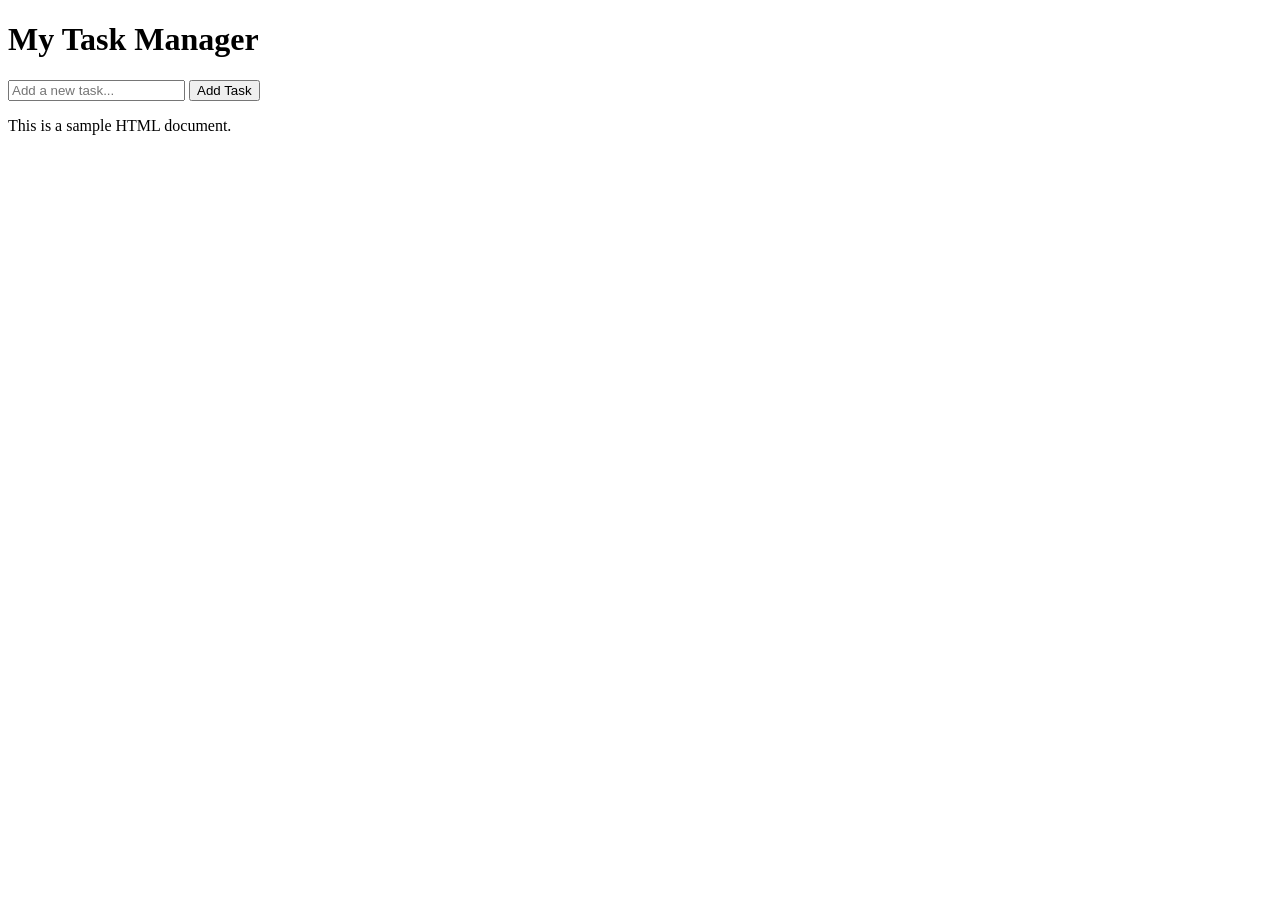
<file: index.html>
<!DOCTYPE html>
<html lang="en">
<head>
    <meta charset="UTF-8">
    <meta name="viewport" content="width=device-width, initial-scale=1.0">
    <title>Document</title>
</head>
<body>
<div class="container">
    <h1>My Task Manager</h1>
    <form>
        <input type="text" placeholder="Add a new task...">
        <button type="submit">Add Task</button>
    </form>
    <p>This is a sample HTML document.</p>
</body>
</html>
</file>
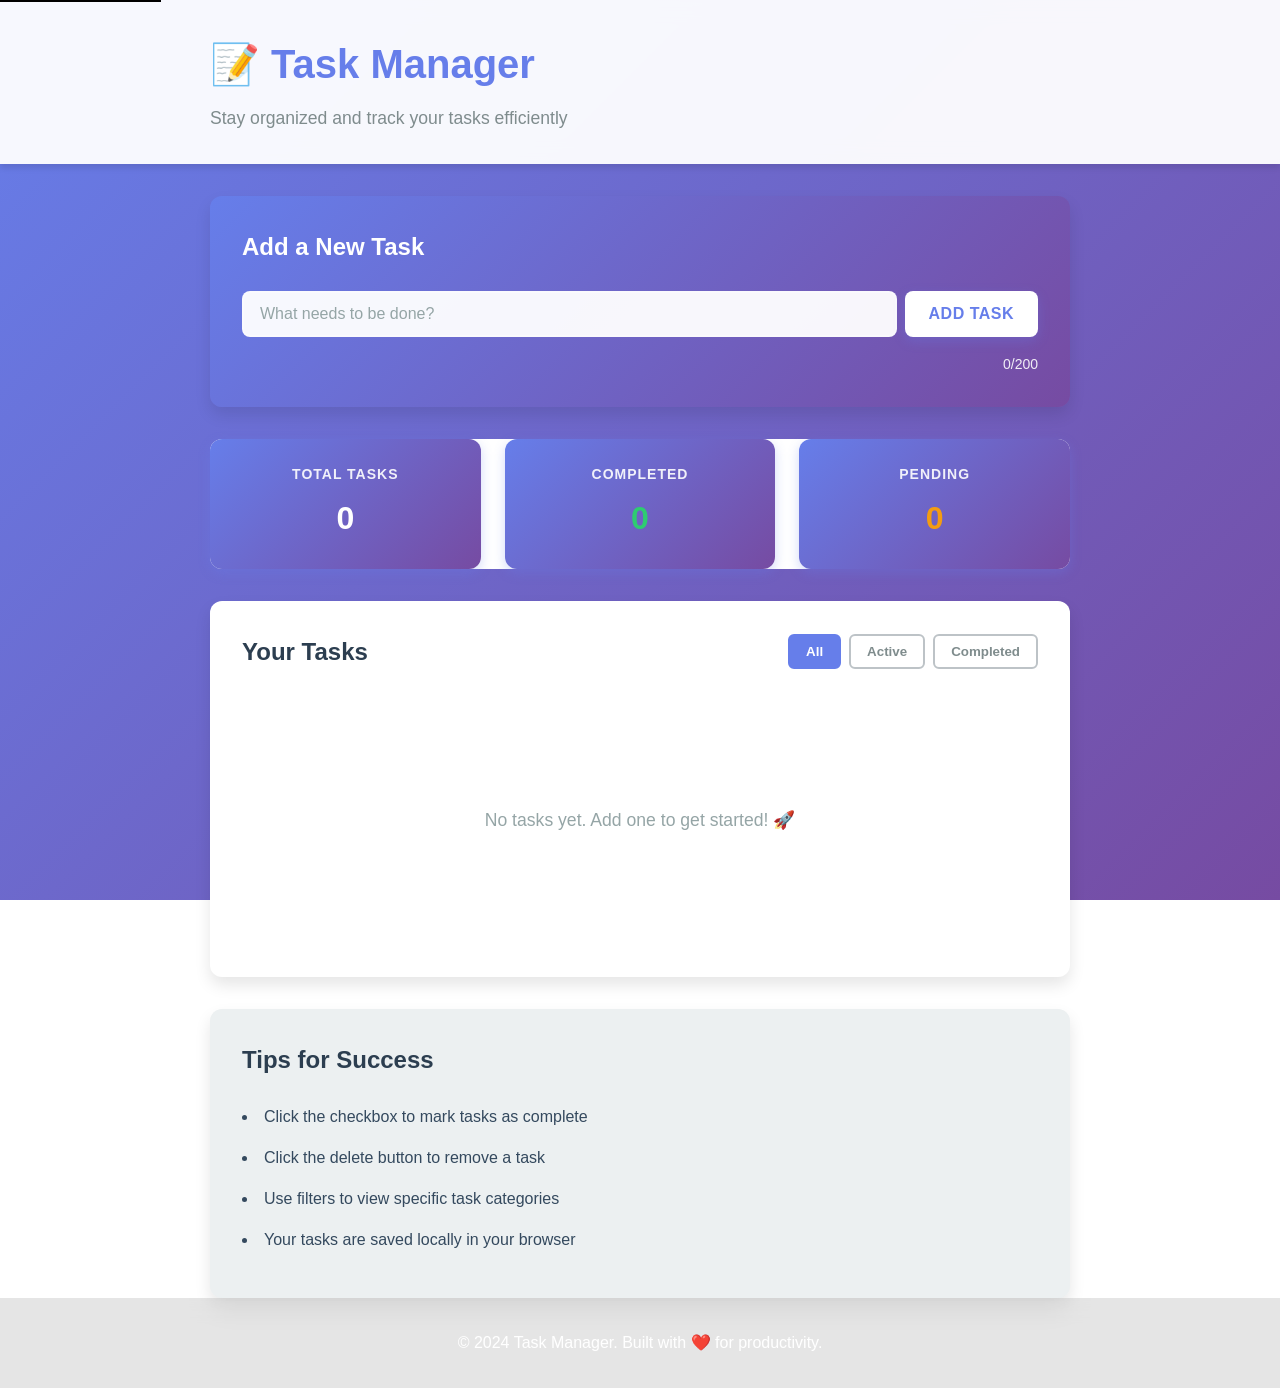
<file: src/static/index.html>
<!DOCTYPE html>
<html lang="en">
  <head>
    <meta charset="UTF-8" />
    <meta name="viewport" content="width=device-width, initial-scale=1.0" />
    <meta name="description" content="A modern task manager application to organize and track your daily tasks." />
    <title>Task Manager - Organize Your Tasks</title>
    <link rel="stylesheet" href="styles.css" />
  </head>
  <body>
    <div class="skip-link">
      <a href="#main-content">Skip to main content</a>
    </div>

    <header role="banner">
      <div class="container">
        <div class="header-content">
          <h1>📝 Task Manager</h1>
          <p class="subtitle">Stay organized and track your tasks efficiently</p>
        </div>
      </div>
    </header>

    <main id="main-content" class="container">
      <section class="task-input-section" aria-labelledby="add-task-heading">
        <h2 id="add-task-heading">Add a New Task</h2>
        <form id="task-form" class="task-form">
          <div class="input-group">
            <input
              type="text"
              id="task-input"
              class="task-input"
              placeholder="What needs to be done?"
              aria-label="Enter a new task"
              maxlength="200"
              required
            />
            <button type="submit" class="btn btn-primary" aria-label="Add task">
              Add Task
            </button>
          </div>
          <div class="char-count" aria-live="polite">
            <span id="char-count">0</span>/200
          </div>
        </form>
      </section>

      <section class="task-stats-section">
        <div class="stats">
          <div class="stat-box">
            <span class="stat-label">Total Tasks</span>
            <span class="stat-value" id="total-count">0</span>
          </div>
          <div class="stat-box">
            <span class="stat-label">Completed</span>
            <span class="stat-value completed" id="completed-count">0</span>
          </div>
          <div class="stat-box">
            <span class="stat-label">Pending</span>
            <span class="stat-value pending" id="pending-count">0</span>
          </div>
        </div>
      </section>

      <section class="task-list-section" aria-labelledby="tasks-heading">
        <div class="section-header">
          <h2 id="tasks-heading">Your Tasks</h2>
          <div class="filter-buttons">
            <button
              class="filter-btn active"
              data-filter="all"
              aria-pressed="true"
              aria-label="Show all tasks"
            >
              All
            </button>
            <button
              class="filter-btn"
              data-filter="active"
              aria-pressed="false"
              aria-label="Show active tasks"
            >
              Active
            </button>
            <button
              class="filter-btn"
              data-filter="completed"
              aria-pressed="false"
              aria-label="Show completed tasks"
            >
              Completed
            </button>
          </div>
        </div>

        <div id="tasks-container" class="tasks-container" role="list">
          <div class="empty-state">
            <p role="status" aria-live="polite">No tasks yet. Add one to get started! 🚀</p>
          </div>
        </div>

        <div class="clear-section" id="clear-section" style="display: none">
          <button id="clear-completed-btn" class="btn btn-secondary">
            Clear Completed Tasks
          </button>
        </div>
      </section>

      <section class="info-section">
        <h2>Tips for Success</h2>
        <ul>
          <li>Click the checkbox to mark tasks as complete</li>
          <li>Click the delete button to remove a task</li>
          <li>Use filters to view specific task categories</li>
          <li>Your tasks are saved locally in your browser</li>
        </ul>
      </section>
    </main>

    <footer role="contentinfo">
      <div class="container">
        <p>&copy; 2024 Task Manager. Built with ❤️ for productivity.</p>
      </div>
    </footer>

    <script src="app.js"></script>
  </body>
</html>
</file>
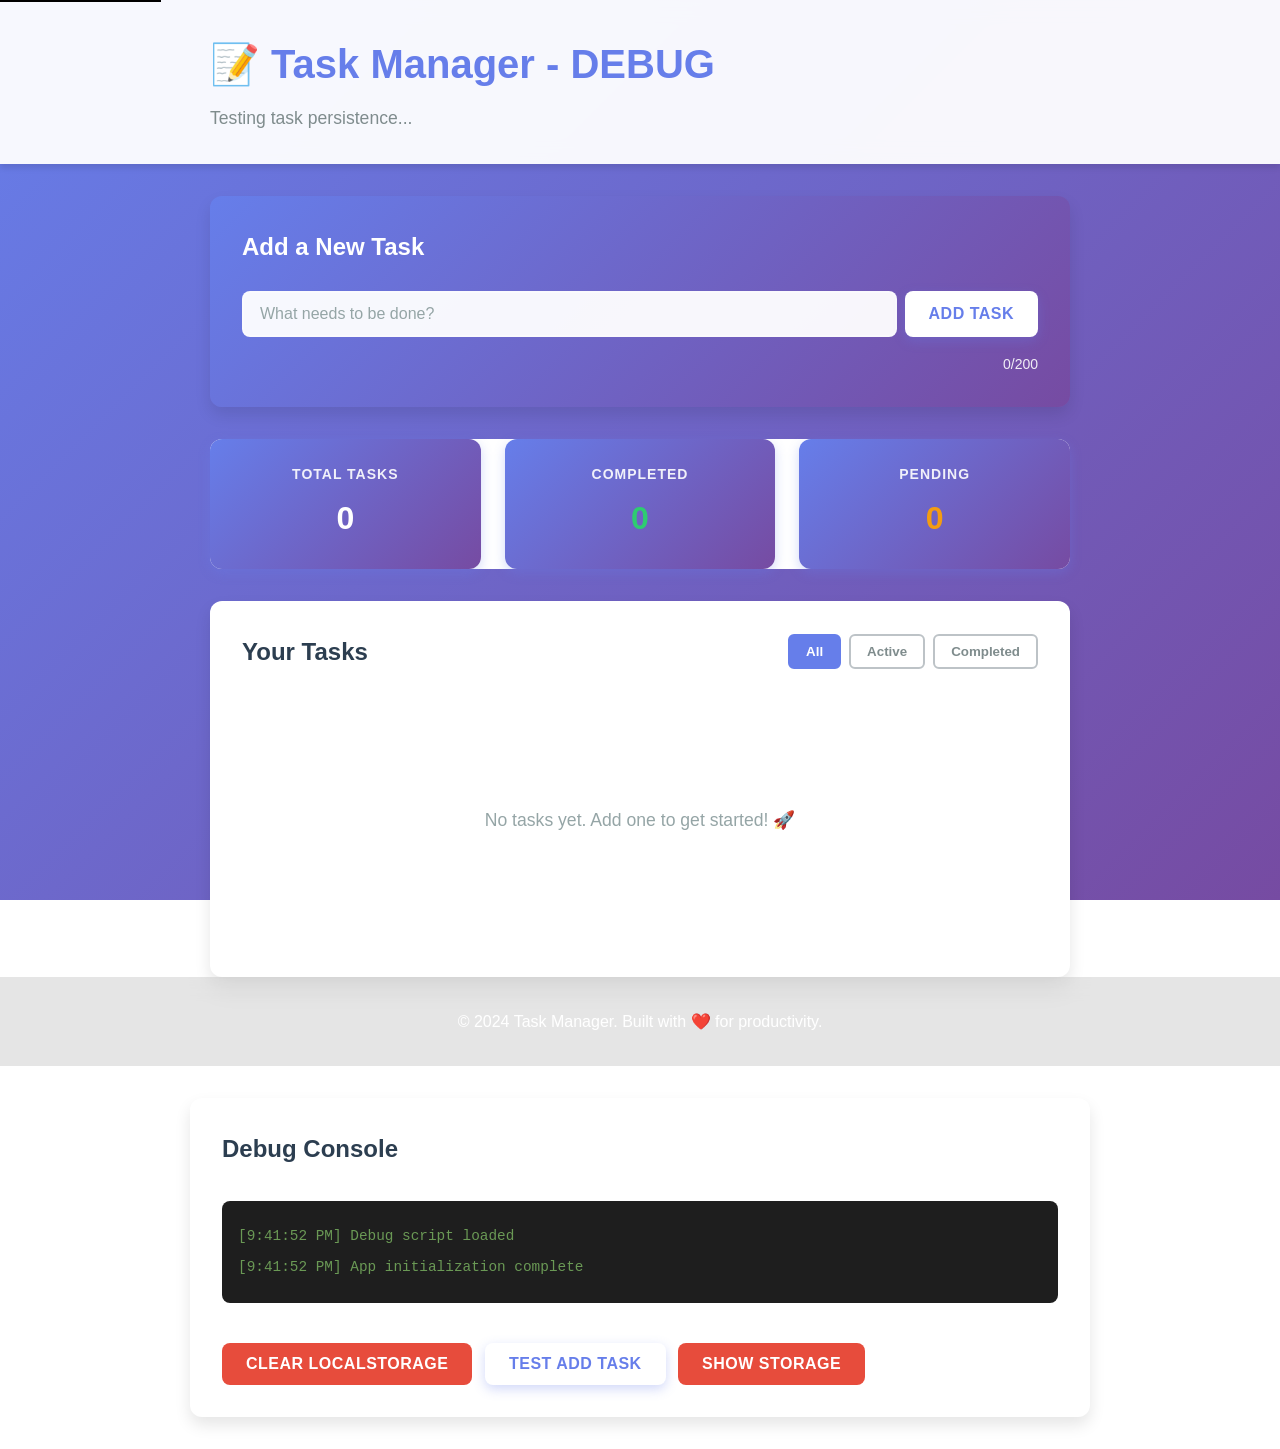
<file: test_app.html>
<!DOCTYPE html>
<html lang="en">
<head>
    <meta charset="UTF-8">
    <meta name="viewport" content="width=device-width, initial-scale=1.0">
    <title>Task Manager - Test</title>
    <link rel="stylesheet" href="src/static/styles.css">
    <style>
        .test-console {
            background: #1e1e1e;
            color: #d4d4d4;
            padding: 1rem;
            margin-top: 2rem;
            border-radius: 8px;
            font-family: 'Courier New', monospace;
            font-size: 0.9rem;
            max-height: 300px;
            overflow-y: auto;
        }
        .test-log {
            margin: 0.5rem 0;
        }
        .test-log.error {
            color: #f48771;
        }
        .test-log.success {
            color: #6a9955;
        }
        .test-log.info {
            color: #569cd6;
        }
    </style>
</head>
<body>
    <div class="skip-link">
        <a href="#main-content">Skip to main content</a>
    </div>

    <header role="banner">
        <div class="container">
            <div class="header-content">
                <h1>📝 Task Manager - DEBUG</h1>
                <p class="subtitle">Testing task persistence...</p>
            </div>
        </div>
    </header>

    <main id="main-content" class="container">
        <section class="task-input-section" aria-labelledby="add-task-heading">
            <h2 id="add-task-heading">Add a New Task</h2>
            <form id="task-form" class="task-form">
                <div class="input-group">
                    <input
                        type="text"
                        id="task-input"
                        class="task-input"
                        placeholder="What needs to be done?"
                        aria-label="Enter a new task"
                        maxlength="200"
                        required
                    />
                    <button type="submit" class="btn btn-primary" aria-label="Add task">
                        Add Task
                    </button>
                </div>
                <div class="char-count" aria-live="polite">
                    <span id="char-count">0</span>/200
                </div>
            </form>
        </section>

        <section class="task-stats-section">
            <div class="stats">
                <div class="stat-box">
                    <span class="stat-label">Total Tasks</span>
                    <span class="stat-value" id="total-count">0</span>
                </div>
                <div class="stat-box">
                    <span class="stat-label">Completed</span>
                    <span class="stat-value completed" id="completed-count">0</span>
                </div>
                <div class="stat-box">
                    <span class="stat-label">Pending</span>
                    <span class="stat-value pending" id="pending-count">0</span>
                </div>
            </div>
        </section>

        <section class="task-list-section" aria-labelledby="tasks-heading">
            <div class="section-header">
                <h2 id="tasks-heading">Your Tasks</h2>
                <div class="filter-buttons">
                    <button
                        class="filter-btn active"
                        data-filter="all"
                        aria-pressed="true"
                        aria-label="Show all tasks"
                    >
                        All
                    </button>
                    <button
                        class="filter-btn"
                        data-filter="active"
                        aria-pressed="false"
                        aria-label="Show active tasks"
                    >
                        Active
                    </button>
                    <button
                        class="filter-btn"
                        data-filter="completed"
                        aria-pressed="false"
                        aria-label="Show completed tasks"
                    >
                        Completed
                    </button>
                </div>
            </div>

            <div id="tasks-container" class="tasks-container" role="list">
                <div class="empty-state">
                    <p role="status" aria-live="polite">No tasks yet. Add one to get started! 🚀</p>
                </div>
            </div>

            <div class="clear-section" id="clear-section" style="display: none">
                <button id="clear-completed-btn" class="btn btn-secondary">
                    Clear Completed Tasks
                </button>
            </div>
        </section>
    </main>

    <footer role="contentinfo">
        <div class="container">
            <p>&copy; 2024 Task Manager. Built with ❤️ for productivity.</p>
        </div>
    </footer>

    <section style="background: white; margin: 2rem auto; max-width: 900px; padding: 2rem; border-radius: 12px;">
        <h2>Debug Console</h2>
        <div id="debug-console" class="test-console"></div>
        <div style="margin-top: 1rem;">
            <button onclick="clearLocalStorage()" class="btn btn-secondary">Clear LocalStorage</button>
            <button onclick="testAddTask()" class="btn btn-primary" style="margin-left: 0.5rem;">Test Add Task</button>
            <button onclick="showStorageData()" class="btn btn-secondary" style="margin-left: 0.5rem;">Show Storage</button>
        </div>
    </section>

    <script>
        // Enhanced logging for debugging
        const debugLog = (message, type = 'info') => {
            const console = document.getElementById('debug-console');
            const log = document.createElement('div');
            log.className = `test-log ${type}`;
            log.textContent = `[${new Date().toLocaleTimeString()}] ${message}`;
            console.appendChild(log);
            console.scrollTop = console.scrollHeight;
            console.log(`[${type.toUpperCase()}] ${message}`);
        };

        // Override window.console.error to capture errors
        const originalError = window.console.error;
        window.console.error = function(...args) {
            debugLog(`ERROR: ${args.join(' ')}`, 'error');
            originalError.apply(console, args);
        };

        // Test functions
        function clearLocalStorage() {
            localStorage.clear();
            debugLog('LocalStorage cleared!', 'success');
        }

        function showStorageData() {
            const stored = localStorage.getItem('tasks');
            if (stored) {
                debugLog(`Storage contains: ${stored}`, 'info');
                try {
                    const parsed = JSON.parse(stored);
                    debugLog(`Parsed as: ${JSON.stringify(parsed, null, 2)}`, 'success');
                } catch (e) {
                    debugLog(`Failed to parse: ${e.message}`, 'error');
                }
            } else {
                debugLog('No tasks in localStorage', 'info');
            }
        }

        function testAddTask() {
            const taskInput = document.getElementById('task-input');
            taskInput.value = 'Test Task ' + new Date().toLocaleTimeString();
            taskInput.dispatchEvent(new Event('input'));
            const form = document.getElementById('task-form');
            form.dispatchEvent(new Event('submit'));
            debugLog('Test task added', 'success');
        }

        debugLog('Debug script loaded', 'success');
    </script>

    <script src="src/static/app.js"></script>

    <script>
        // Check for errors after app.js loads
        setTimeout(() => {
            debugLog('App initialization complete', 'success');
            showStorageData();
        }, 500);
    </script>
</body>
</html>
</file>
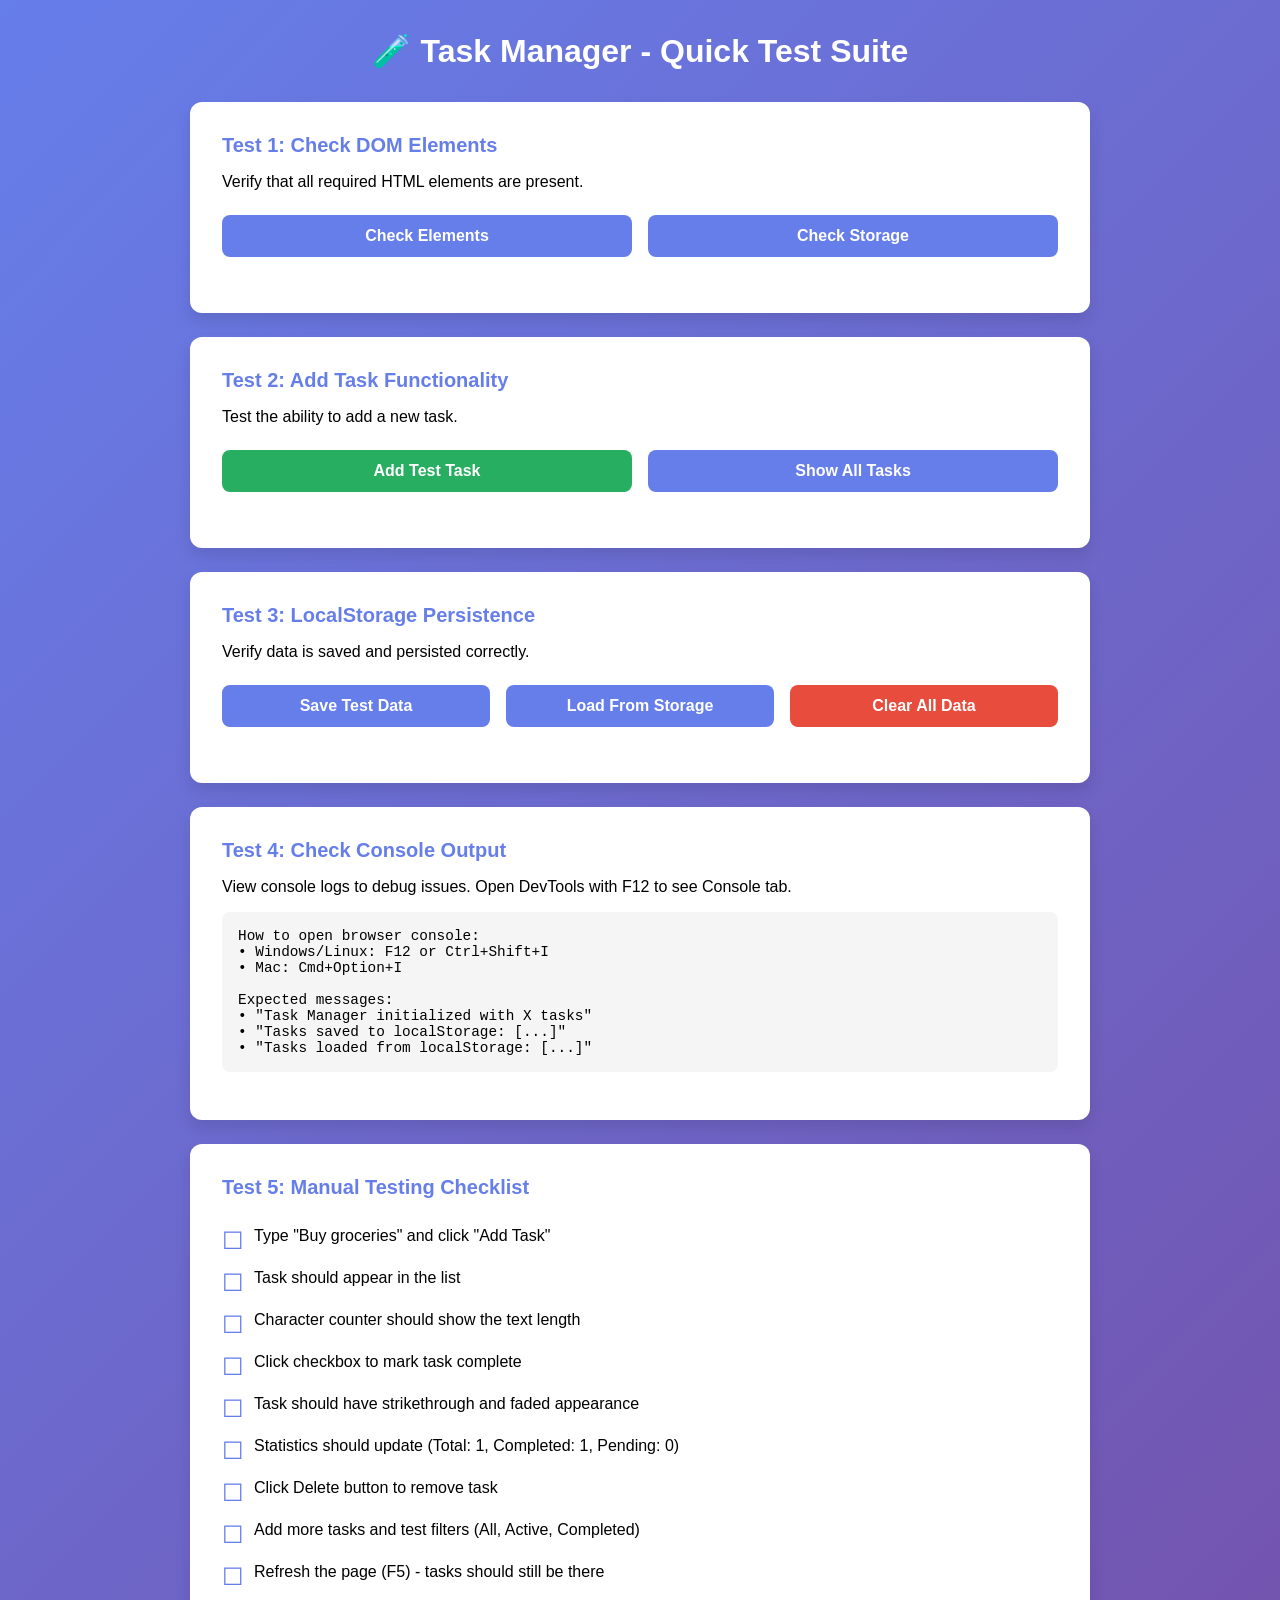
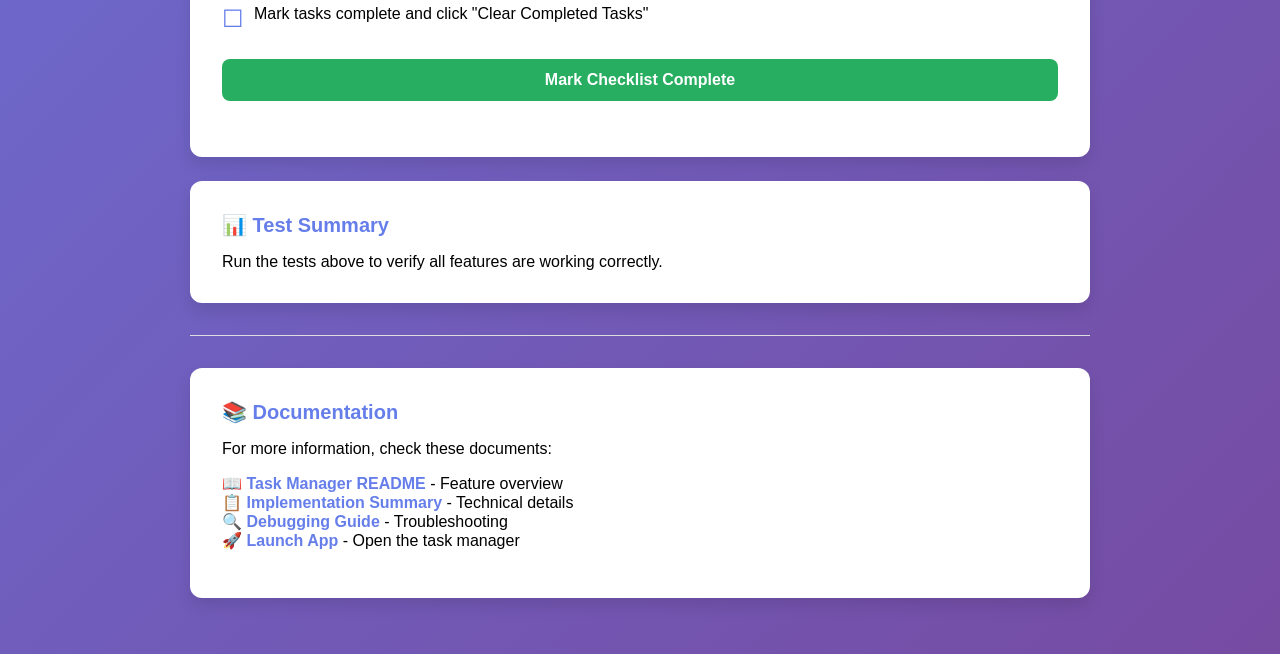
<file: test_suite.html>
<!DOCTYPE html>
<html lang="en">
<head>
    <meta charset="UTF-8">
    <meta name="viewport" content="width=device-width, initial-scale=1.0">
    <title>Task Manager - Quick Test</title>
    <style>
        * {
            margin: 0;
            padding: 0;
            box-sizing: border-box;
        }

        body {
            font-family: -apple-system, BlinkMacSystemFont, 'Segoe UI', Roboto, sans-serif;
            background: linear-gradient(135deg, #667eea 0%, #764ba2 100%);
            min-height: 100vh;
            padding: 2rem;
        }

        .container {
            max-width: 900px;
            margin: 0 auto;
        }

        h1 {
            color: white;
            text-align: center;
            margin-bottom: 2rem;
            font-size: 2rem;
        }

        .test-card {
            background: white;
            padding: 2rem;
            border-radius: 12px;
            margin-bottom: 1.5rem;
            box-shadow: 0 8px 16px rgba(0, 0, 0, 0.1);
        }

        .test-card h2 {
            color: #667eea;
            margin-bottom: 1rem;
            font-size: 1.25rem;
        }

        .test-buttons {
            display: grid;
            grid-template-columns: repeat(auto-fit, minmax(150px, 1fr));
            gap: 1rem;
            margin: 1.5rem 0;
        }

        button {
            padding: 12px 20px;
            border: none;
            border-radius: 8px;
            font-size: 1rem;
            font-weight: 600;
            cursor: pointer;
            transition: all 0.3s;
        }

        .btn-primary {
            background: #667eea;
            color: white;
        }

        .btn-primary:hover {
            background: #764ba2;
            transform: translateY(-2px);
        }

        .btn-danger {
            background: #e74c3c;
            color: white;
        }

        .btn-danger:hover {
            background: #c0392b;
            transform: translateY(-2px);
        }

        .btn-success {
            background: #27ae60;
            color: white;
        }

        .btn-success:hover {
            background: #229954;
            transform: translateY(-2px);
        }

        .test-result {
            margin-top: 1rem;
            padding: 1rem;
            border-radius: 8px;
            font-weight: 600;
        }

        .test-result.success {
            background: #e8f5e9;
            color: #2e7d32;
            border: 1px solid #a5d6a7;
        }

        .test-result.error {
            background: #ffebee;
            color: #c62828;
            border: 1px solid #ef9a9a;
        }

        .test-result.info {
            background: #e3f2fd;
            color: #1565c0;
            border: 1px solid #90caf9;
        }

        .code-block {
            background: #f5f5f5;
            padding: 1rem;
            border-radius: 8px;
            font-family: 'Courier New', monospace;
            font-size: 0.9rem;
            overflow-x: auto;
            margin: 1rem 0;
        }

        .checklist {
            list-style: none;
            margin: 1rem 0;
        }

        .checklist li {
            padding: 0.75rem 0;
            padding-left: 2rem;
            position: relative;
        }

        .checklist li:before {
            content: '☐';
            position: absolute;
            left: 0;
            font-size: 1.5rem;
            color: #667eea;
        }

        .checklist li.completed:before {
            content: '✓';
            color: #27ae60;
        }

        .section-divider {
            height: 1px;
            background: #ddd;
            margin: 2rem 0;
        }

        .status-indicator {
            display: inline-block;
            width: 12px;
            height: 12px;
            border-radius: 50%;
            margin-right: 0.5rem;
        }

        .status-indicator.ok {
            background: #27ae60;
        }

        .status-indicator.error {
            background: #e74c3c;
        }

        .status-indicator.warning {
            background: #f39c12;
        }
    </style>
</head>
<body>
    <div class="container">
        <h1>🧪 Task Manager - Quick Test Suite</h1>

        <!-- Test 1: DOM Elements -->
        <div class="test-card">
            <h2>Test 1: Check DOM Elements</h2>
            <p>Verify that all required HTML elements are present.</p>
            <div class="test-buttons">
                <button class="btn-primary" onclick="testDOMElements()">Check Elements</button>
                <button class="btn-primary" onclick="testLocalStorage()">Check Storage</button>
            </div>
            <div id="dom-result"></div>
        </div>

        <!-- Test 2: Add Task -->
        <div class="test-card">
            <h2>Test 2: Add Task Functionality</h2>
            <p>Test the ability to add a new task.</p>
            <div class="test-buttons">
                <button class="btn-success" onclick="testAddTask()">Add Test Task</button>
                <button class="btn-primary" onclick="showTasks()">Show All Tasks</button>
            </div>
            <div id="add-result"></div>
        </div>

        <!-- Test 3: LocalStorage -->
        <div class="test-card">
            <h2>Test 3: LocalStorage Persistence</h2>
            <p>Verify data is saved and persisted correctly.</p>
            <div class="test-buttons">
                <button class="btn-primary" onclick="testSaveToStorage()">Save Test Data</button>
                <button class="btn-primary" onclick="testLoadFromStorage()">Load From Storage</button>
                <button class="btn-danger" onclick="testClearStorage()">Clear All Data</button>
            </div>
            <div id="storage-result"></div>
        </div>

        <!-- Test 4: Console Logs -->
        <div class="test-card">
            <h2>Test 4: Check Console Output</h2>
            <p>View console logs to debug issues. Open DevTools with F12 to see Console tab.</p>
            <div class="code-block">
                How to open browser console:<br>
                • Windows/Linux: F12 or Ctrl+Shift+I<br>
                • Mac: Cmd+Option+I<br>
                <br>
                Expected messages:<br>
                • "Task Manager initialized with X tasks"<br>
                • "Tasks saved to localStorage: [...]"<br>
                • "Tasks loaded from localStorage: [...]"
            </div>
        </div>

        <!-- Test 5: Manual Testing -->
        <div class="test-card">
            <h2>Test 5: Manual Testing Checklist</h2>
            <ul class="checklist">
                <li id="check-1">Type "Buy groceries" and click "Add Task"</li>
                <li id="check-2">Task should appear in the list</li>
                <li id="check-3">Character counter should show the text length</li>
                <li id="check-4">Click checkbox to mark task complete</li>
                <li id="check-5">Task should have strikethrough and faded appearance</li>
                <li id="check-6">Statistics should update (Total: 1, Completed: 1, Pending: 0)</li>
                <li id="check-7">Click Delete button to remove task</li>
                <li id="check-8">Add more tasks and test filters (All, Active, Completed)</li>
                <li id="check-9">Refresh the page (F5) - tasks should still be there</li>
                <li id="check-10">Mark tasks complete and click "Clear Completed Tasks"</li>
            </ul>
            <div class="test-buttons">
                <button class="btn-success" onclick="markComplete()">Mark Checklist Complete</button>
            </div>
        </div>

        <!-- Summary -->
        <div class="test-card">
            <h2>📊 Test Summary</h2>
            <div id="summary">
                <p>Run the tests above to verify all features are working correctly.</p>
            </div>
        </div>

        <div class="section-divider"></div>

        <!-- Links -->
        <div class="test-card">
            <h2>📚 Documentation</h2>
            <p>For more information, check these documents:</p>
            <ul style="list-style: none; padding: 1rem 0;">
                <li>📖 <a href="TASK_MANAGER_README.md" style="color: #667eea; text-decoration: none; font-weight: 600;">Task Manager README</a> - Feature overview</li>
                <li>📋 <a href="IMPLEMENTATION_SUMMARY.md" style="color: #667eea; text-decoration: none; font-weight: 600;">Implementation Summary</a> - Technical details</li>
                <li>🔍 <a href="DEBUGGING_GUIDE.md" style="color: #667eea; text-decoration: none; font-weight: 600;">Debugging Guide</a> - Troubleshooting</li>
                <li>🚀 <a href="src/static/index.html" style="color: #667eea; text-decoration: none; font-weight: 600;">Launch App</a> - Open the task manager</li>
            </ul>
        </div>
    </div>

    <script>
        function showResult(elementId, message, type = 'info') {
            const element = document.getElementById(elementId);
            element.innerHTML = `<div class="test-result ${type}">${message}</div>`;
        }

        function testDOMElements() {
            const elements = {
                'task-form': 'Task form',
                'task-input': 'Task input',
                'tasks-container': 'Tasks container',
                'total-count': 'Total count',
                'completed-count': 'Completed count',
                'pending-count': 'Pending count',
                'clear-section': 'Clear section',
                'clear-completed-btn': 'Clear button'
            };

            let missing = [];
            let found = [];

            for (const [id, name] of Object.entries(elements)) {
                if (document.getElementById(id)) {
                    found.push(`✓ ${name}`);
                } else {
                    missing.push(`✗ ${name}`);
                }
            }

            const status = missing.length === 0 ? 'success' : 'error';
            const message = `
                Found: ${found.length} elements<br>
                ${found.join('<br>')}<br>
                ${missing.length > 0 ? '<br>' + missing.join('<br>') : ''}
            `;
            showResult('dom-result', message, status);
        }

        function testLocalStorage() {
            try {
                const test = '__test__';
                localStorage.setItem(test, test);
                localStorage.removeItem(test);
                showResult('dom-result', '<span class="status-indicator ok"></span>LocalStorage is available and working', 'success');
            } catch (e) {
                showResult('dom-result', '<span class="status-indicator error"></span>LocalStorage is not available (might be disabled)', 'error');
            }
        }

        function testAddTask() {
            try {
                const input = document.getElementById('task-input');
                if (!input) {
                    showResult('add-result', '<span class="status-indicator error"></span>Task input not found', 'error');
                    return;
                }
                input.value = 'Test Task - ' + new Date().toLocaleTimeString();
                const form = document.getElementById('task-form');
                form.dispatchEvent(new Event('submit'));
                showResult('add-result', '<span class="status-indicator ok"></span>Task addition triggered. Check the task list above!', 'success');
            } catch (e) {
                showResult('add-result', '<span class="status-indicator error"></span>' + e.message, 'error');
            }
        }

        function showTasks() {
            try {
                const stored = localStorage.getItem('tasks');
                if (!stored) {
                    showResult('add-result', '<span class="status-indicator warning"></span>No tasks in storage yet. Add a task first!', 'info');
                    return;
                }
                const tasks = JSON.parse(stored);
                const message = `
                    <span class="status-indicator ok"></span>Found ${tasks.length} task(s):<br>
                    <div class="code-block">${JSON.stringify(tasks, null, 2)}</div>
                `;
                showResult('add-result', message, 'success');
            } catch (e) {
                showResult('add-result', '<span class="status-indicator error"></span>' + e.message, 'error');
            }
        }

        function testSaveToStorage() {
            try {
                const testData = [
                    { id: Date.now(), text: 'Test Task 1', completed: false, createdAt: new Date().toLocaleString() }
                ];
                localStorage.setItem('tasks', JSON.stringify(testData));
                showResult('storage-result', '<span class="status-indicator ok"></span>Test data saved to localStorage', 'success');
            } catch (e) {
                showResult('storage-result', '<span class="status-indicator error"></span>' + e.message, 'error');
            }
        }

        function testLoadFromStorage() {
            try {
                const stored = localStorage.getItem('tasks');
                if (!stored) {
                    showResult('storage-result', '<span class="status-indicator warning"></span>No data in localStorage', 'info');
                    return;
                }
                const tasks = JSON.parse(stored);
                const message = `
                    <span class="status-indicator ok"></span>Loaded ${tasks.length} task(s) from storage:<br>
                    <div class="code-block">${JSON.stringify(tasks, null, 2)}</div>
                `;
                showResult('storage-result', message, 'success');
            } catch (e) {
                showResult('storage-result', '<span class="status-indicator error"></span>' + e.message, 'error');
            }
        }

        function testClearStorage() {
            if (confirm('Are you sure you want to clear all task data?')) {
                localStorage.clear();
                showResult('storage-result', '<span class="status-indicator ok"></span>All data cleared from localStorage', 'success');
            }
        }

        function markComplete() {
            for (let i = 1; i <= 10; i++) {
                document.getElementById(`check-${i}`).classList.add('completed');
            }
            showResult('summary', '<span class="status-indicator ok"></span>Great! Follow these steps to thoroughly test the application. All tests look good! ✓', 'success');
        }
    </script>
</body>
</html>
</file>
<file: src/static/styles.css>
/* ============================================
   RESET & BASE STYLES
   ============================================ */

* {
  box-sizing: border-box;
  margin: 0;
  padding: 0;
}

html {
  scroll-behavior: smooth;
}

body {
  font-family: -apple-system, BlinkMacSystemFont, 'Segoe UI', Roboto, 'Helvetica Neue', Arial, sans-serif;
  line-height: 1.6;
  color: #2c3e50;
  background: linear-gradient(135deg, #667eea 0%, #764ba2 100%);
  background-attachment: fixed;
  min-height: 100vh;
}

/* ============================================
   UTILITY CLASSES
   ============================================ */

.container {
  max-width: 900px;
  margin: 0 auto;
  padding: 0 20px;
}

.skip-link {
  position: absolute;
  top: -40px;
  left: 0;
  background: #000;
  color: white;
  padding: 8px;
  text-decoration: none;
  z-index: 100;
}

.skip-link:focus {
  top: 0;
}

/* ============================================
   HEADER
   ============================================ */

header {
  background: rgba(255, 255, 255, 0.95);
  padding: 2rem 0;
  margin-bottom: 2rem;
  box-shadow: 0 4px 6px rgba(0, 0, 0, 0.1);
  backdrop-filter: blur(10px);
}

header h1 {
  font-size: 2.5rem;
  color: #667eea;
  margin-bottom: 0.5rem;
  font-weight: 700;
}

.subtitle {
  color: #7f8c8d;
  font-size: 1.1rem;
  font-weight: 300;
}

/* ============================================
   MAIN CONTENT
   ============================================ */

main {
  display: grid;
  gap: 2rem;
  margin-bottom: 3rem;
}

section {
  background: white;
  border-radius: 12px;
  padding: 2rem;
  box-shadow: 0 8px 16px rgba(0, 0, 0, 0.1);
  animation: slideIn 0.3s ease-out;
}

@keyframes slideIn {
  from {
    opacity: 0;
    transform: translateY(10px);
  }
  to {
    opacity: 1;
    transform: translateY(0);
  }
}

section h2 {
  font-size: 1.5rem;
  color: #2c3e50;
  margin-bottom: 1.5rem;
  font-weight: 600;
}

/* ============================================
   TASK INPUT SECTION
   ============================================ */

.task-input-section {
  background: linear-gradient(135deg, #667eea 0%, #764ba2 100%);
  color: white;
}

.task-input-section h2 {
  color: white;
}

.task-form {
  display: flex;
  flex-direction: column;
  gap: 1rem;
}

.input-group {
  display: flex;
  gap: 0.5rem;
}

.task-input {
  flex: 1;
  padding: 12px 16px;
  border: 2px solid rgba(255, 255, 255, 0.3);
  border-radius: 8px;
  font-size: 1rem;
  background: rgba(255, 255, 255, 0.95);
  color: #2c3e50;
  transition: all 0.3s ease;
}

.task-input:focus {
  outline: none;
  border-color: white;
  box-shadow: 0 0 0 3px rgba(255, 255, 255, 0.2);
  background: white;
}

.task-input::placeholder {
  color: #95a5a6;
}

.char-count {
  font-size: 0.875rem;
  opacity: 0.9;
  text-align: right;
}

/* ============================================
   BUTTONS
   ============================================ */

.btn {
  padding: 12px 24px;
  border: none;
  border-radius: 8px;
  font-size: 1rem;
  font-weight: 600;
  cursor: pointer;
  transition: all 0.3s ease;
  text-transform: uppercase;
  letter-spacing: 0.5px;
}

.btn-primary {
  background: white;
  color: #667eea;
  box-shadow: 0 4px 12px rgba(102, 126, 234, 0.3);
}

.btn-primary:hover {
  transform: translateY(-2px);
  box-shadow: 0 6px 16px rgba(102, 126, 234, 0.4);
}

.btn-primary:active {
  transform: translateY(0);
}

.btn-secondary {
  background: #e74c3c;
  color: white;
  margin-top: 1.5rem;
}

.btn-secondary:hover {
  background: #c0392b;
  transform: translateY(-2px);
}

.btn-task {
  padding: 8px 12px;
  font-size: 0.875rem;
  border-radius: 6px;
  cursor: pointer;
  transition: all 0.2s ease;
}

.btn-complete {
  background: #27ae60;
  color: white;
}

.btn-complete:hover {
  background: #229954;
}

.btn-delete {
  background: #e74c3c;
  color: white;
  margin-left: 0.5rem;
}

.btn-delete:hover {
  background: #c0392b;
}

/* ============================================
   STATS SECTION
   ============================================ */

.task-stats-section {
  padding: 0;
  box-shadow: none;
}

.stats {
  display: grid;
  grid-template-columns: repeat(auto-fit, minmax(150px, 1fr));
  gap: 1.5rem;
}

.stat-box {
  background: linear-gradient(135deg, #667eea 0%, #764ba2 100%);
  color: white;
  padding: 1.5rem;
  border-radius: 12px;
  text-align: center;
  box-shadow: 0 4px 12px rgba(102, 126, 234, 0.3);
}

.stat-label {
  display: block;
  font-size: 0.875rem;
  font-weight: 600;
  opacity: 0.9;
  text-transform: uppercase;
  letter-spacing: 1px;
}

.stat-value {
  display: block;
  font-size: 2rem;
  font-weight: 700;
  margin-top: 0.5rem;
}

.stat-value.completed {
  color: #2ecc71;
}

.stat-value.pending {
  color: #f39c12;
}

/* ============================================
   TASK LIST SECTION
   ============================================ */

.task-list-section {
  min-height: 300px;
}

.section-header {
  display: flex;
  justify-content: space-between;
  align-items: center;
  margin-bottom: 1.5rem;
  flex-wrap: wrap;
  gap: 1rem;
}

.section-header h2 {
  margin: 0;
}

.filter-buttons {
  display: flex;
  gap: 0.5rem;
}

.filter-btn {
  padding: 8px 16px;
  border: 2px solid #bdc3c7;
  background: white;
  color: #7f8c8d;
  border-radius: 6px;
  cursor: pointer;
  font-weight: 600;
  transition: all 0.3s ease;
}

.filter-btn:hover {
  border-color: #667eea;
  color: #667eea;
}

.filter-btn.active {
  background: #667eea;
  color: white;
  border-color: #667eea;
}

.filter-btn:focus {
  outline: 2px solid #667eea;
  outline-offset: 2px;
}

/* ============================================
   TASKS CONTAINER
   ============================================ */

.tasks-container {
  display: flex;
  flex-direction: column;
  gap: 1rem;
  min-height: 200px;
}

.task-item {
  display: flex;
  align-items: center;
  gap: 1rem;
  padding: 1.25rem;
  background: #f8f9fa;
  border-left: 4px solid #667eea;
  border-radius: 8px;
  transition: all 0.3s ease;
  animation: slideIn 0.3s ease-out;
}

.task-item:hover {
  background: #f0f1f5;
  box-shadow: 0 4px 8px rgba(0, 0, 0, 0.1);
}

.task-item.completed {
  opacity: 0.7;
  border-left-color: #27ae60;
}

.task-item.completed .task-text {
  text-decoration: line-through;
  color: #95a5a6;
}

.task-checkbox {
  width: 24px;
  height: 24px;
  cursor: pointer;
  accent-color: #667eea;
  flex-shrink: 0;
}

.task-checkbox:focus {
  outline: 2px solid #667eea;
  outline-offset: 2px;
}

.task-text {
  flex: 1;
  font-size: 1.05rem;
  color: #2c3e50;
  word-break: break-word;
}

.task-actions {
  display: flex;
  gap: 0.5rem;
}

.empty-state {
  display: flex;
  flex-direction: column;
  align-items: center;
  justify-content: center;
  min-height: 250px;
  color: #95a5a6;
  font-size: 1.1rem;
}

.empty-state p {
  margin: 0;
}

.clear-section {
  margin-top: 2rem;
  text-align: center;
}

/* ============================================
   INFO SECTION
   ============================================ */

.info-section {
  background: #ecf0f1;
}

.info-section h2 {
  color: #2c3e50;
}

.info-section ul {
  list-style-position: inside;
  color: #34495e;
}

.info-section li {
  margin-bottom: 0.75rem;
  line-height: 1.8;
}

/* ============================================
   FOOTER
   ============================================ */

footer {
  background: rgba(0, 0, 0, 0.1);
  color: white;
  text-align: center;
  padding: 2rem;
  backdrop-filter: blur(10px);
}

footer p {
  margin: 0;
  font-weight: 500;
}

/* ============================================
   RESPONSIVE DESIGN
   ============================================ */

@media (max-width: 768px) {
  header h1 {
    font-size: 2rem;
  }

  .subtitle {
    font-size: 1rem;
  }

  section {
    padding: 1.5rem;
  }

  section h2 {
    font-size: 1.25rem;
  }

  .input-group {
    flex-direction: column;
  }

  .section-header {
    flex-direction: column;
    align-items: flex-start;
  }

  .filter-buttons {
    width: 100%;
    flex-wrap: wrap;
  }

  .task-item {
    flex-direction: column;
    align-items: flex-start;
    gap: 0.75rem;
  }

  .task-actions {
    width: 100%;
    justify-content: flex-end;
  }

  .stats {
    grid-template-columns: 1fr;
  }

  .stat-box {
    padding: 1.25rem;
  }

  .stat-value {
    font-size: 1.75rem;
  }
}

@media (max-width: 480px) {
  body {
    padding: 0;
  }

  .container {
    padding: 0 15px;
  }

  header {
    padding: 1.5rem 0;
    margin-bottom: 1.5rem;
  }

  header h1 {
    font-size: 1.75rem;
  }

  section {
    padding: 1rem;
    margin-bottom: 1rem;
  }

  .btn {
    padding: 10px 16px;
    font-size: 0.9rem;
  }

  .task-input {
    padding: 10px 12px;
    font-size: 16px;
  }

  .task-item {
    padding: 1rem;
  }

  .filter-buttons {
    gap: 0.25rem;
  }

  .filter-btn {
    padding: 6px 12px;
    font-size: 0.85rem;
  }
}

/* ============================================
   ACCESSIBILITY & FOCUS STATES
   ============================================ */

*:focus-visible {
  outline: 2px solid #667eea;
  outline-offset: 2px;
}

@media (prefers-reduced-motion: reduce) {
  * {
    animation-duration: 0.01ms !important;
    animation-iteration-count: 1 !important;
    transition-duration: 0.01ms !important;
    scroll-behavior: auto !important;
  }
}

@media (prefers-color-scheme: dark) {
  body {
    color: #ecf0f1;
  }

  section {
    background: #34495e;
    color: #ecf0f1;
  }

  section h2 {
    color: #ecf0f1;
  }

  .task-input {
    background: #2c3e50;
    color: #ecf0f1;
  }

  .task-item {
    background: #2c3e50;
  }

  .task-item:hover {
    background: #34495e;
  }

  .task-text {
    color: #ecf0f1;
  }

  .filter-btn {
    background: #2c3e50;
    color: #bdc3c7;
    border-color: #7f8c8d;
  }

  .filter-btn:hover {
    color: #667eea;
  }

  .filter-btn.active {
    background: #667eea;
  }

  .info-section {
    background: #2c3e50;
  }

  .info-section h2,
  .info-section ul {
    color: #ecf0f1;
  }

  header {
    background: rgba(52, 73, 94, 0.95);
  }

  header h1 {
    color: #667eea;
  }

  .subtitle {
    color: #bdc3c7;
  }
}
</file>
